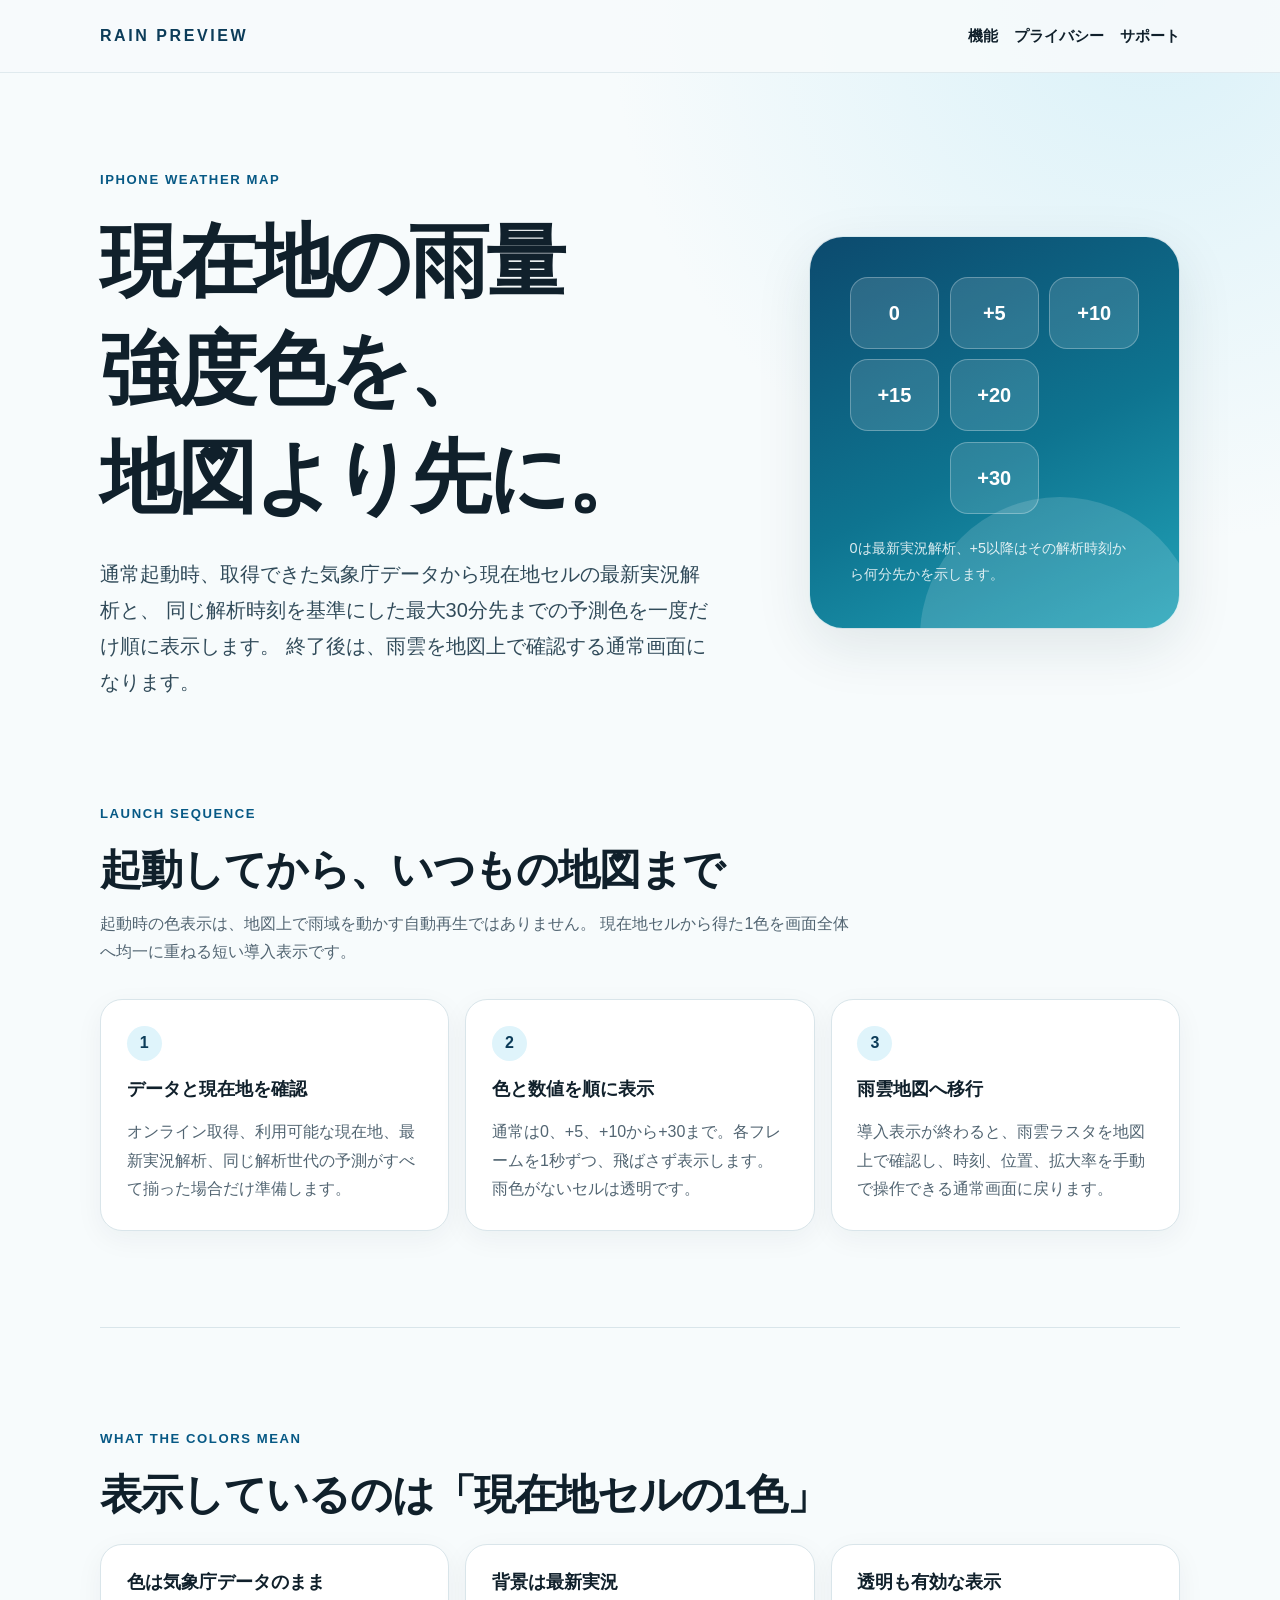
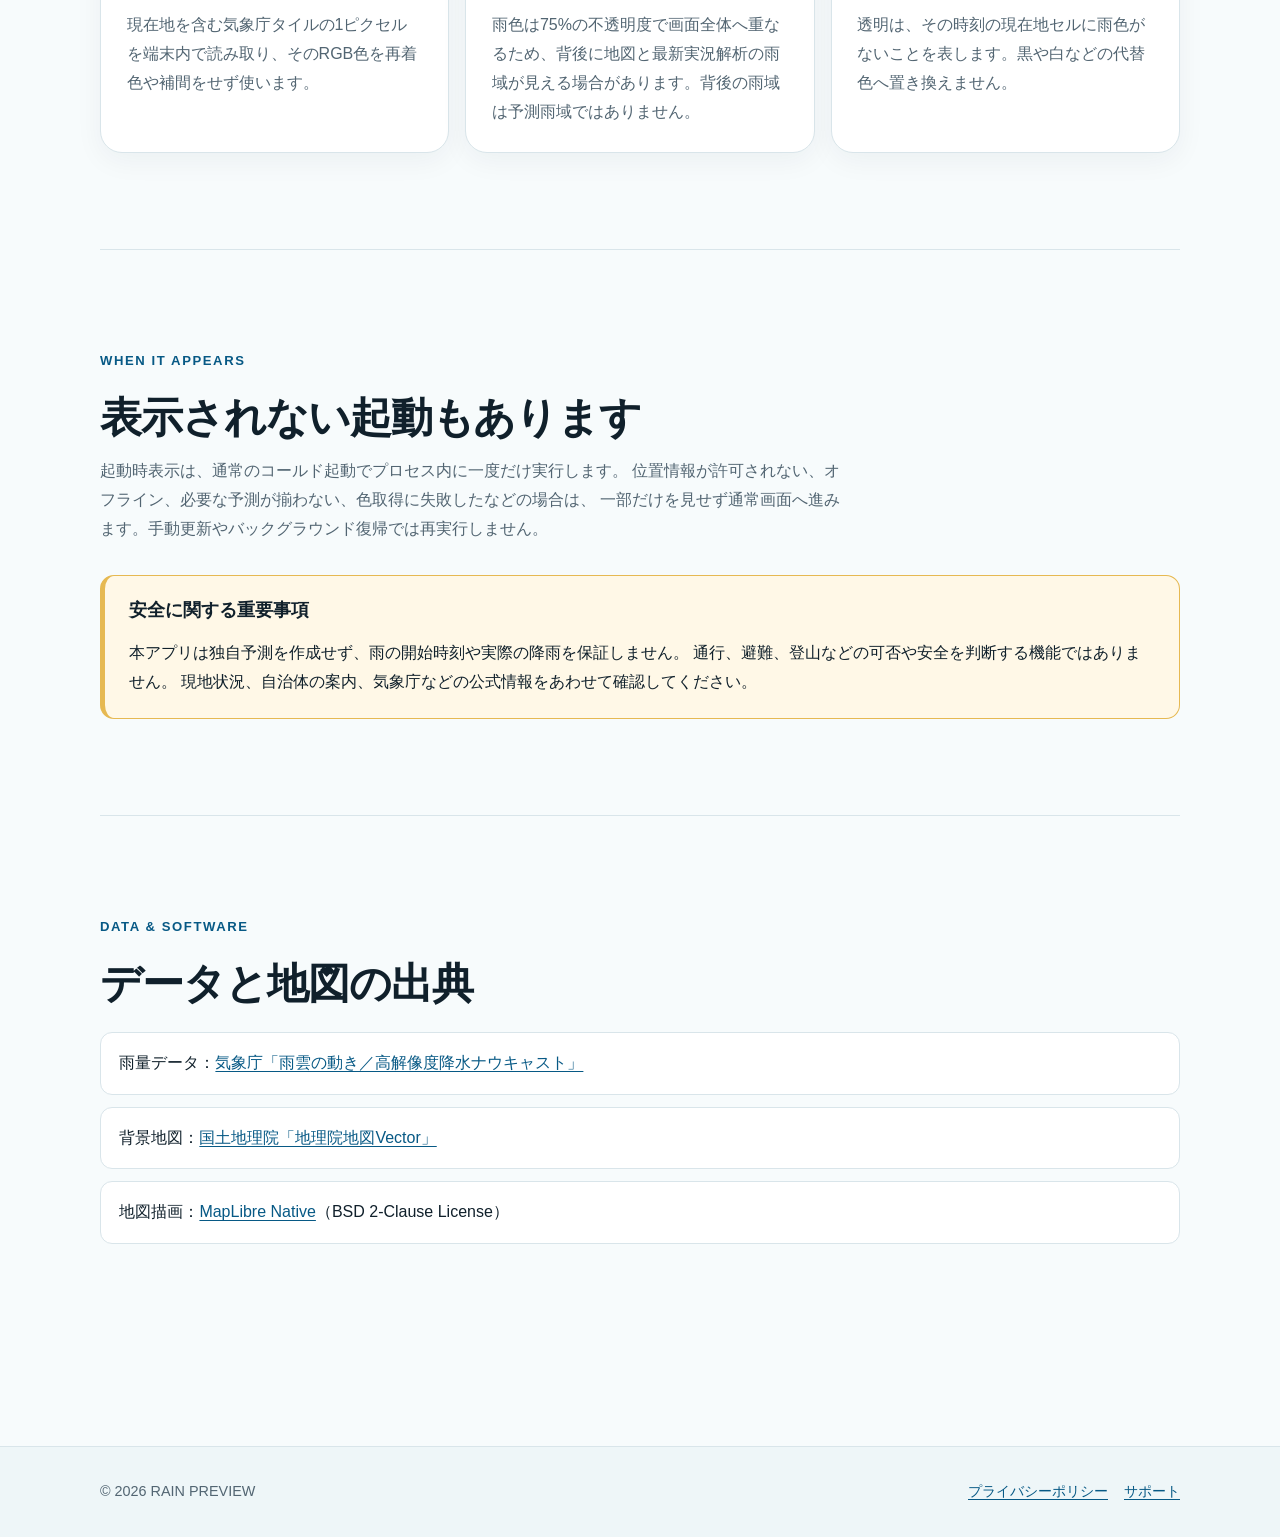
<file: index.html>
<!doctype html>
<html lang="ja">
<head>
  <meta charset="utf-8">
  <meta name="viewport" content="width=device-width, initial-scale=1">
  <meta name="description" content="RAIN PREVIEWは、現在地セルの気象庁雨量強度色と雨雲地図を確認できるiPhoneアプリです。">
  <meta name="theme-color" content="#075985">
  <link rel="canonical" href="https://tenkarars.github.io/rain-preview-pages/">
  <link rel="stylesheet" href="assets/site.css">
  <title>RAIN PREVIEW — 現在地の雨量強度色を先に見る</title>
</head>
<body>
  <a class="skip-link" href="#main">本文へ移動</a>
  <header class="site-header">
    <div class="header-inner">
      <a class="wordmark" href="./" aria-label="RAIN PREVIEW トップ">RAIN PREVIEW</a>
      <nav class="site-nav" aria-label="主要ナビゲーション">
        <a href="#how-it-works">機能</a>
        <a href="privacy/">プライバシー</a>
        <a href="support/">サポート</a>
      </nav>
    </div>
  </header>

  <main id="main" class="page-shell">
    <section class="hero" aria-labelledby="hero-title">
      <div>
        <p class="eyebrow">iPhone weather map</p>
        <h1 id="hero-title">現在地の雨量強度色を、<span class="nowrap">地図より先に。</span></h1>
        <p class="lead">
          通常起動時、取得できた気象庁データから現在地セルの最新実況解析と、
          同じ解析時刻を基準にした最大30分先までの予測色を一度だけ順に表示します。
          終了後は、雨雲を地図上で確認する通常画面になります。
        </p>
      </div>
      <aside class="hero-card" aria-label="起動時表示の時系列例">
        <div class="sequence" aria-hidden="true">
          <span>0</span><span>+5</span><span>+10</span>
          <span>+15</span><span>+20</span><span>+30</span>
        </div>
        <p>0は最新実況解析、+5以降はその解析時刻から何分先かを示します。</p>
      </aside>
    </section>

    <section id="how-it-works" class="section" aria-labelledby="flow-title">
      <p class="eyebrow">Launch sequence</p>
      <h2 id="flow-title">起動してから、いつもの地図まで</h2>
      <p class="section-intro">
        起動時の色表示は、地図上で雨域を動かす自動再生ではありません。
        現在地セルから得た1色を画面全体へ均一に重ねる短い導入表示です。
      </p>
      <div class="card-grid">
        <article class="card">
          <span class="step-number" aria-hidden="true">1</span>
          <h3>データと現在地を確認</h3>
          <p>オンライン取得、利用可能な現在地、最新実況解析、同じ解析世代の予測がすべて揃った場合だけ準備します。</p>
        </article>
        <article class="card">
          <span class="step-number" aria-hidden="true">2</span>
          <h3>色と数値を順に表示</h3>
          <p>通常は0、+5、+10から+30まで。各フレームを1秒ずつ、飛ばさず表示します。雨色がないセルは透明です。</p>
        </article>
        <article class="card">
          <span class="step-number" aria-hidden="true">3</span>
          <h3>雨雲地図へ移行</h3>
          <p>導入表示が終わると、雨雲ラスタを地図上で確認し、時刻、位置、拡大率を手動で操作できる通常画面に戻ります。</p>
        </article>
      </div>
    </section>

    <section class="section" aria-labelledby="display-title">
      <p class="eyebrow">What the colors mean</p>
      <h2 id="display-title">表示しているのは「現在地セルの1色」</h2>
      <div class="card-grid">
        <article class="card">
          <h3>色は気象庁データのまま</h3>
          <p>現在地を含む気象庁タイルの1ピクセルを端末内で読み取り、そのRGB色を再着色や補間をせず使います。</p>
        </article>
        <article class="card">
          <h3>背景は最新実況</h3>
          <p>雨色は75%の不透明度で画面全体へ重なるため、背後に地図と最新実況解析の雨域が見える場合があります。背後の雨域は予測雨域ではありません。</p>
        </article>
        <article class="card">
          <h3>透明も有効な表示</h3>
          <p>透明は、その時刻の現在地セルに雨色がないことを表します。黒や白などの代替色へ置き換えません。</p>
        </article>
      </div>
    </section>

    <section class="section" aria-labelledby="conditions-title">
      <p class="eyebrow">When it appears</p>
      <h2 id="conditions-title">表示されない起動もあります</h2>
      <p class="section-intro">
        起動時表示は、通常のコールド起動でプロセス内に一度だけ実行します。
        位置情報が許可されない、オフライン、必要な予測が揃わない、色取得に失敗したなどの場合は、
        一部だけを見せず通常画面へ進みます。手動更新やバックグラウンド復帰では再実行しません。
      </p>
      <div class="notice">
        <h3>安全に関する重要事項</h3>
        <p>
          本アプリは独自予測を作成せず、雨の開始時刻や実際の降雨を保証しません。
          通行、避難、登山などの可否や安全を判断する機能ではありません。
          現地状況、自治体の案内、気象庁などの公式情報をあわせて確認してください。
        </p>
      </div>
    </section>

    <section class="section" aria-labelledby="sources-title">
      <p class="eyebrow">Data &amp; software</p>
      <h2 id="sources-title">データと地図の出典</h2>
      <ul class="link-list">
        <li>雨量データ：<a href="https://www.jma.go.jp/bosai/nowc/">気象庁「雨雲の動き／高解像度降水ナウキャスト」</a></li>
        <li>背景地図：<a href="https://maps.gsi.go.jp/vector/">国土地理院「地理院地図Vector」</a></li>
        <li>地図描画：<a href="https://maplibre.org/maplibre-native/ios/latest/documentation/maplibre/">MapLibre Native</a>（BSD 2-Clause License）</li>
      </ul>
    </section>
  </main>

  <footer class="site-footer">
    <div class="footer-inner">
      <p>© 2026 RAIN PREVIEW</p>
      <nav class="footer-links" aria-label="フッターナビゲーション">
        <a href="privacy/">プライバシーポリシー</a>
        <a href="support/">サポート</a>
      </nav>
    </div>
  </footer>
</body>
</html>
</file>
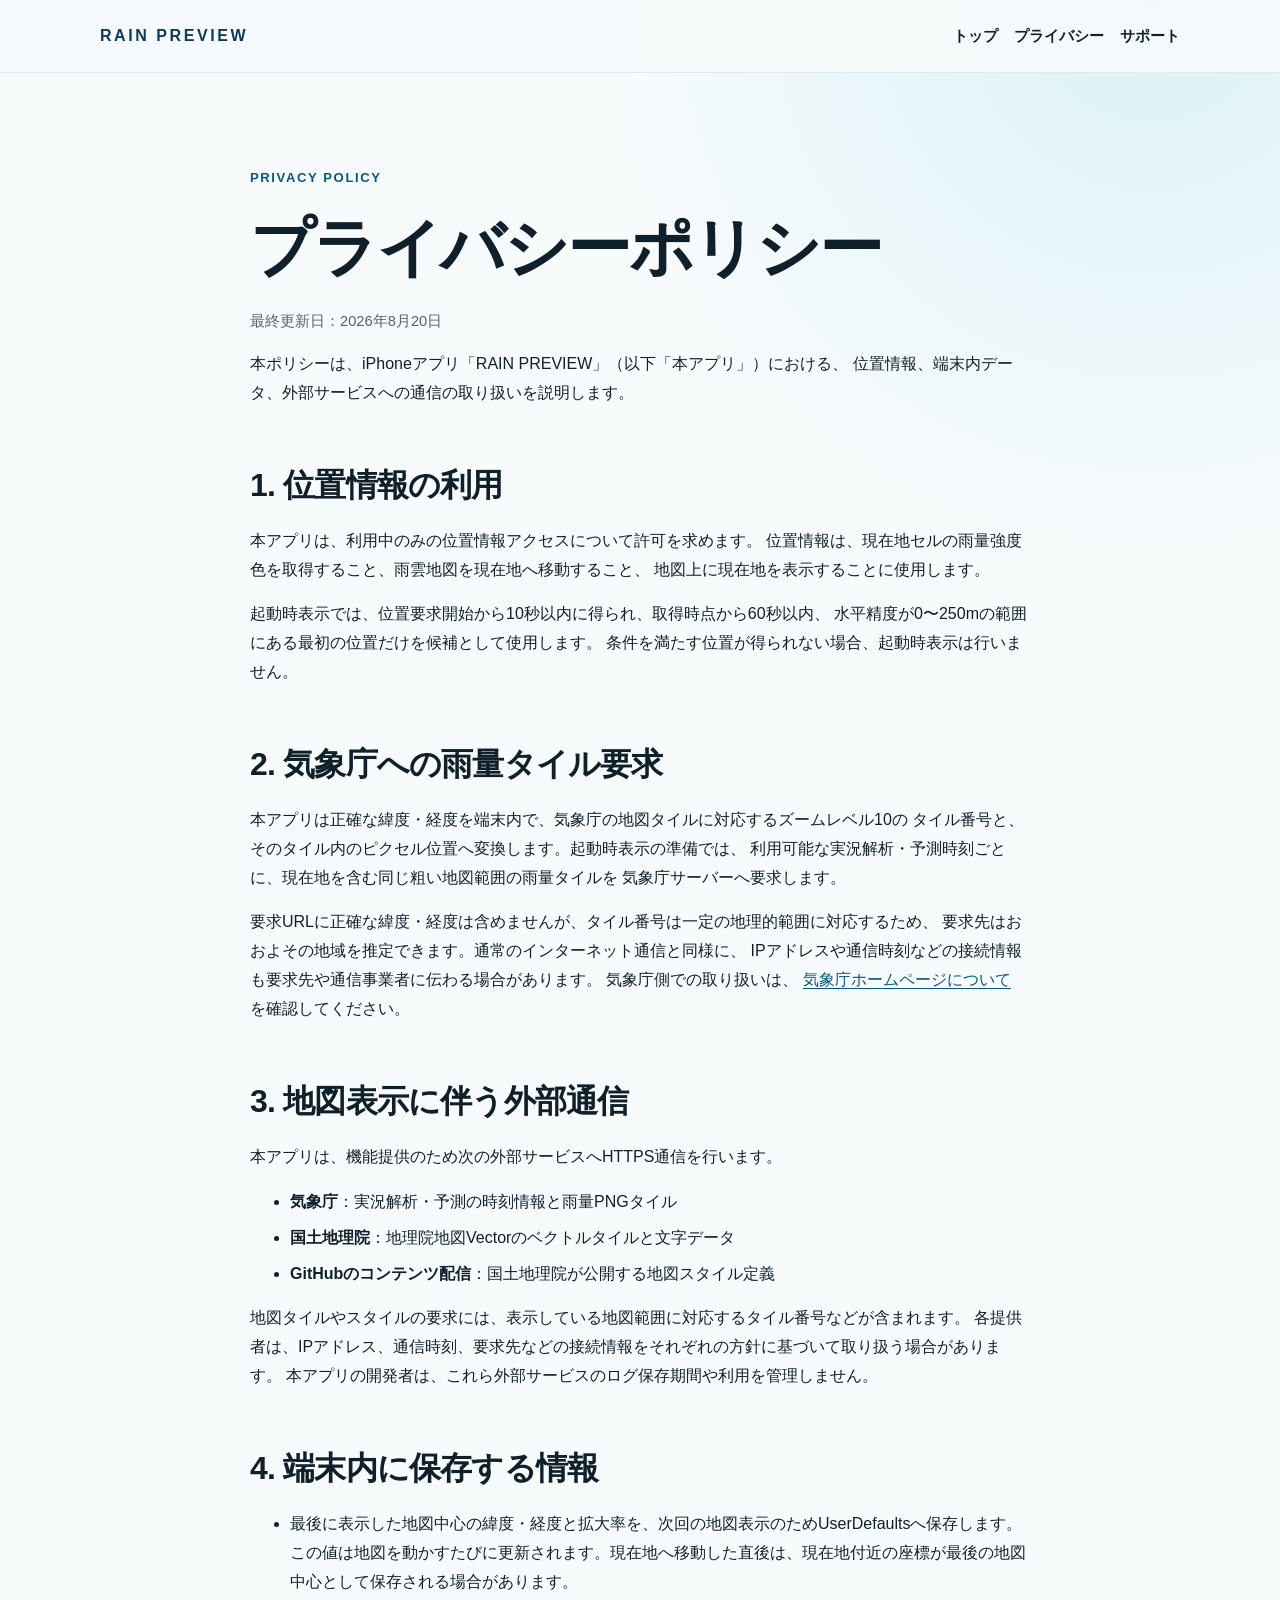
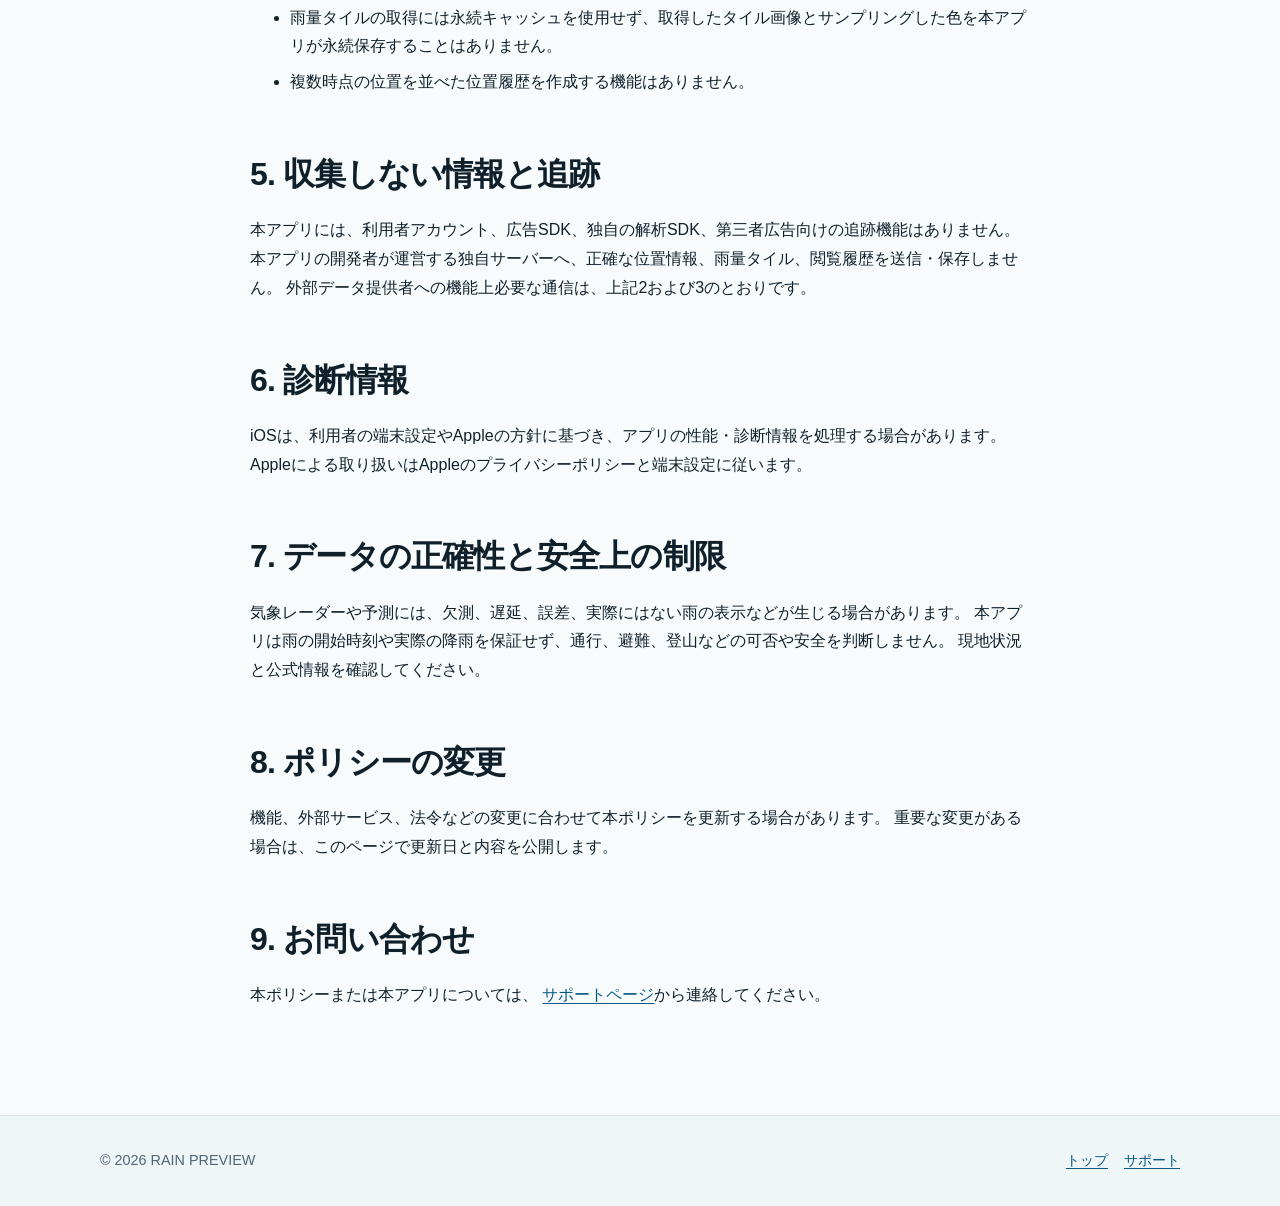
<file: privacy/index.html>
<!doctype html>
<html lang="ja">
<head>
  <meta charset="utf-8">
  <meta name="viewport" content="width=device-width, initial-scale=1">
  <meta name="description" content="RAIN PREVIEWのプライバシーポリシーです。">
  <meta name="theme-color" content="#075985">
  <link rel="canonical" href="https://tenkarars.github.io/rain-preview-pages/privacy/">
  <link rel="stylesheet" href="../assets/site.css">
  <title>プライバシーポリシー — RAIN PREVIEW</title>
</head>
<body>
  <a class="skip-link" href="#main">本文へ移動</a>
  <header class="site-header">
    <div class="header-inner">
      <a class="wordmark" href="../" aria-label="RAIN PREVIEW トップ">RAIN PREVIEW</a>
      <nav class="site-nav" aria-label="主要ナビゲーション">
        <a href="../">トップ</a>
        <a href="./" aria-current="page">プライバシー</a>
        <a href="../support/">サポート</a>
      </nav>
    </div>
  </header>

  <main id="main" class="page-shell prose">
    <p class="eyebrow">Privacy policy</p>
    <h1>プライバシーポリシー</h1>
    <p class="meta">最終更新日：2026年8月20日</p>
    <p>
      本ポリシーは、iPhoneアプリ「RAIN PREVIEW」（以下「本アプリ」）における、
      位置情報、端末内データ、外部サービスへの通信の取り扱いを説明します。
    </p>

    <h2>1. 位置情報の利用</h2>
    <p>
      本アプリは、利用中のみの位置情報アクセスについて許可を求めます。
      位置情報は、現在地セルの雨量強度色を取得すること、雨雲地図を現在地へ移動すること、
      地図上に現在地を表示することに使用します。
    </p>
    <p>
      起動時表示では、位置要求開始から10秒以内に得られ、取得時点から60秒以内、
      水平精度が0〜250mの範囲にある最初の位置だけを候補として使用します。
      条件を満たす位置が得られない場合、起動時表示は行いません。
    </p>

    <h2>2. 気象庁への雨量タイル要求</h2>
    <p>
      本アプリは正確な緯度・経度を端末内で、気象庁の地図タイルに対応するズームレベル10の
      タイル番号と、そのタイル内のピクセル位置へ変換します。起動時表示の準備では、
      利用可能な実況解析・予測時刻ごとに、現在地を含む同じ粗い地図範囲の雨量タイルを
      気象庁サーバーへ要求します。
    </p>
    <p>
      要求URLに正確な緯度・経度は含めませんが、タイル番号は一定の地理的範囲に対応するため、
      要求先はおおよその地域を推定できます。通常のインターネット通信と同様に、
      IPアドレスや通信時刻などの接続情報も要求先や通信事業者に伝わる場合があります。
      気象庁側での取り扱いは、
      <a href="https://www.jma.go.jp/jma/kishou/info/coment.html">気象庁ホームページについて</a>
      を確認してください。
    </p>

    <h2>3. 地図表示に伴う外部通信</h2>
    <p>本アプリは、機能提供のため次の外部サービスへHTTPS通信を行います。</p>
    <ul>
      <li><strong>気象庁</strong>：実況解析・予測の時刻情報と雨量PNGタイル</li>
      <li><strong>国土地理院</strong>：地理院地図Vectorのベクトルタイルと文字データ</li>
      <li><strong>GitHubのコンテンツ配信</strong>：国土地理院が公開する地図スタイル定義</li>
    </ul>
    <p>
      地図タイルやスタイルの要求には、表示している地図範囲に対応するタイル番号などが含まれます。
      各提供者は、IPアドレス、通信時刻、要求先などの接続情報をそれぞれの方針に基づいて取り扱う場合があります。
      本アプリの開発者は、これら外部サービスのログ保存期間や利用を管理しません。
    </p>

    <h2>4. 端末内に保存する情報</h2>
    <ul>
      <li>最後に表示した地図中心の緯度・経度と拡大率を、次回の地図表示のためUserDefaultsへ保存します。この値は地図を動かすたびに更新されます。現在地へ移動した直後は、現在地付近の座標が最後の地図中心として保存される場合があります。</li>
      <li>雨量タイルの取得には永続キャッシュを使用せず、取得したタイル画像とサンプリングした色を本アプリが永続保存することはありません。</li>
      <li>複数時点の位置を並べた位置履歴を作成する機能はありません。</li>
    </ul>

    <h2>5. 収集しない情報と追跡</h2>
    <p>
      本アプリには、利用者アカウント、広告SDK、独自の解析SDK、第三者広告向けの追跡機能はありません。
      本アプリの開発者が運営する独自サーバーへ、正確な位置情報、雨量タイル、閲覧履歴を送信・保存しません。
      外部データ提供者への機能上必要な通信は、上記2および3のとおりです。
    </p>

    <h2>6. 診断情報</h2>
    <p>
      iOSは、利用者の端末設定やAppleの方針に基づき、アプリの性能・診断情報を処理する場合があります。
      Appleによる取り扱いはAppleのプライバシーポリシーと端末設定に従います。
    </p>

    <h2>7. データの正確性と安全上の制限</h2>
    <p>
      気象レーダーや予測には、欠測、遅延、誤差、実際にはない雨の表示などが生じる場合があります。
      本アプリは雨の開始時刻や実際の降雨を保証せず、通行、避難、登山などの可否や安全を判断しません。
      現地状況と公式情報を確認してください。
    </p>

    <h2>8. ポリシーの変更</h2>
    <p>
      機能、外部サービス、法令などの変更に合わせて本ポリシーを更新する場合があります。
      重要な変更がある場合は、このページで更新日と内容を公開します。
    </p>

    <h2>9. お問い合わせ</h2>
    <p>
      本ポリシーまたは本アプリについては、
      <a href="../support/">サポートページ</a>から連絡してください。
    </p>
  </main>

  <footer class="site-footer">
    <div class="footer-inner">
      <p>© 2026 RAIN PREVIEW</p>
      <nav class="footer-links" aria-label="フッターナビゲーション">
        <a href="../">トップ</a>
        <a href="../support/">サポート</a>
      </nav>
    </div>
  </footer>
</body>
</html>
</file>
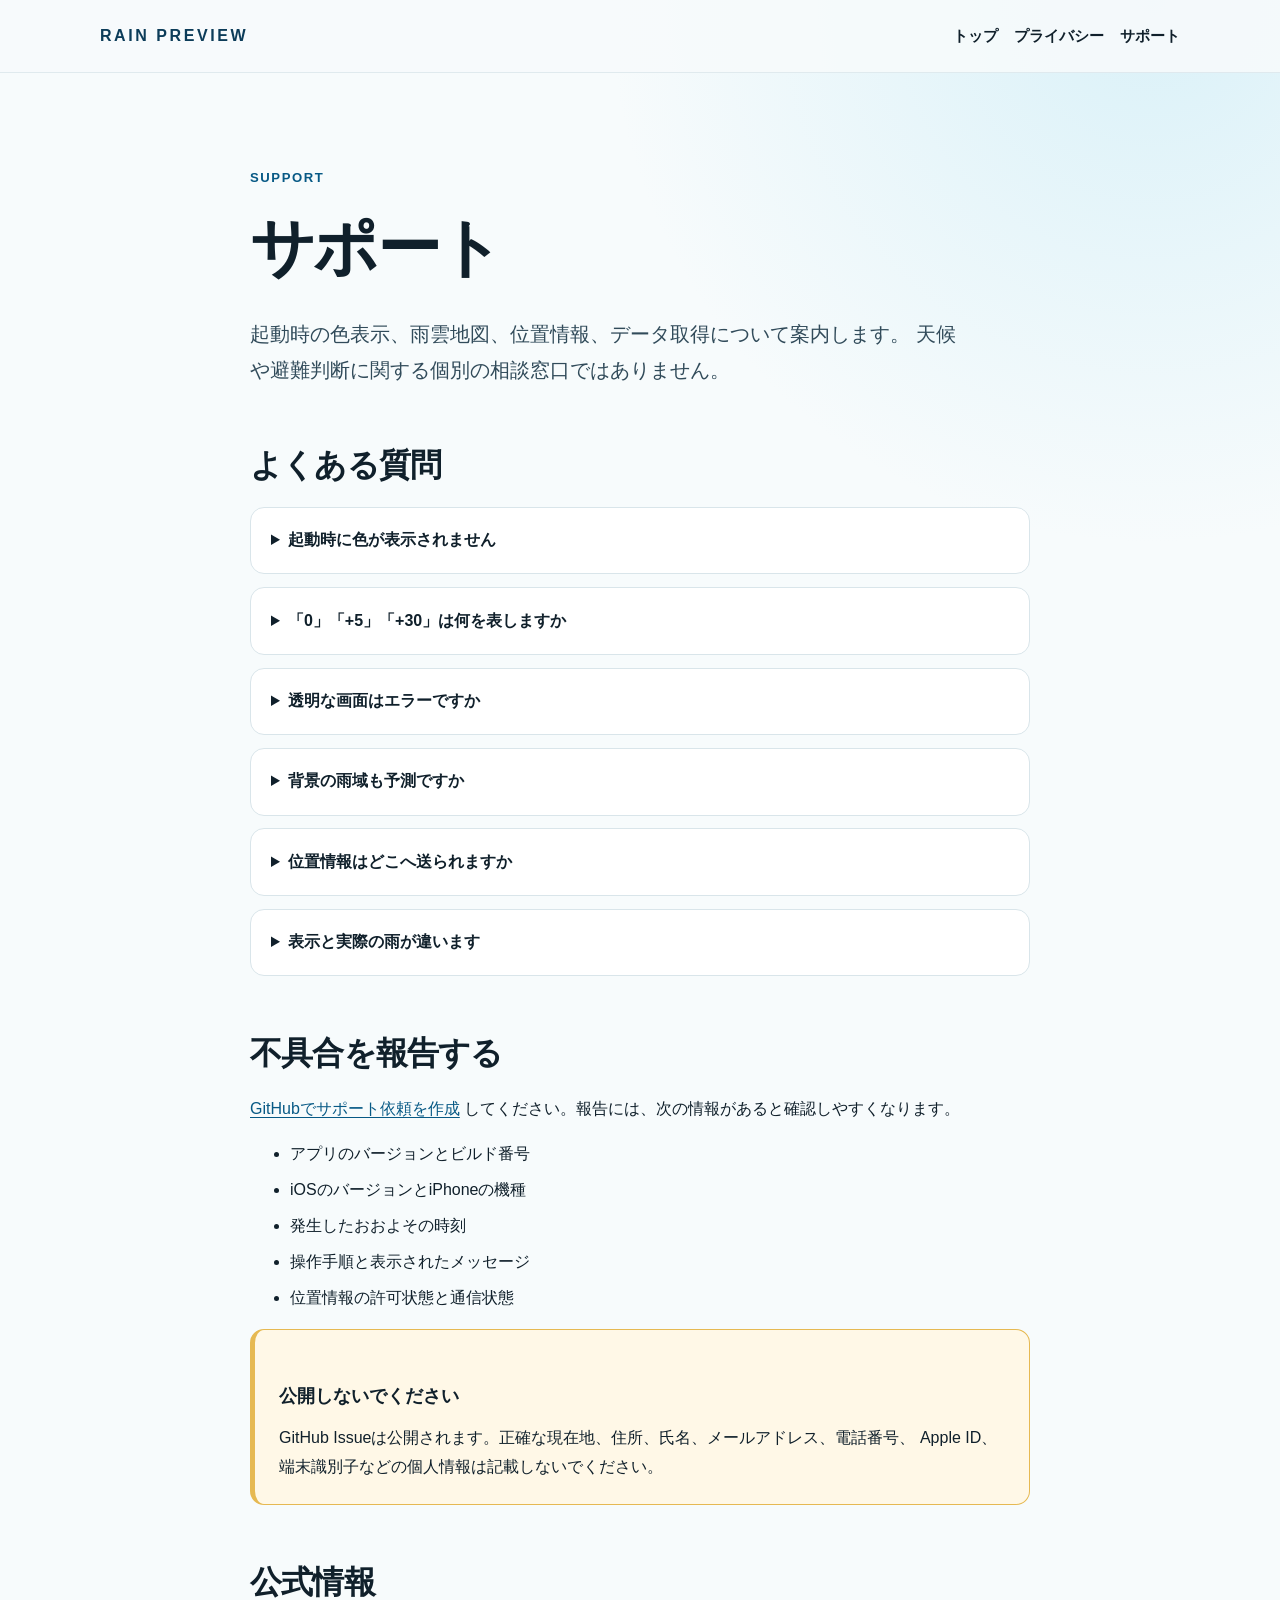
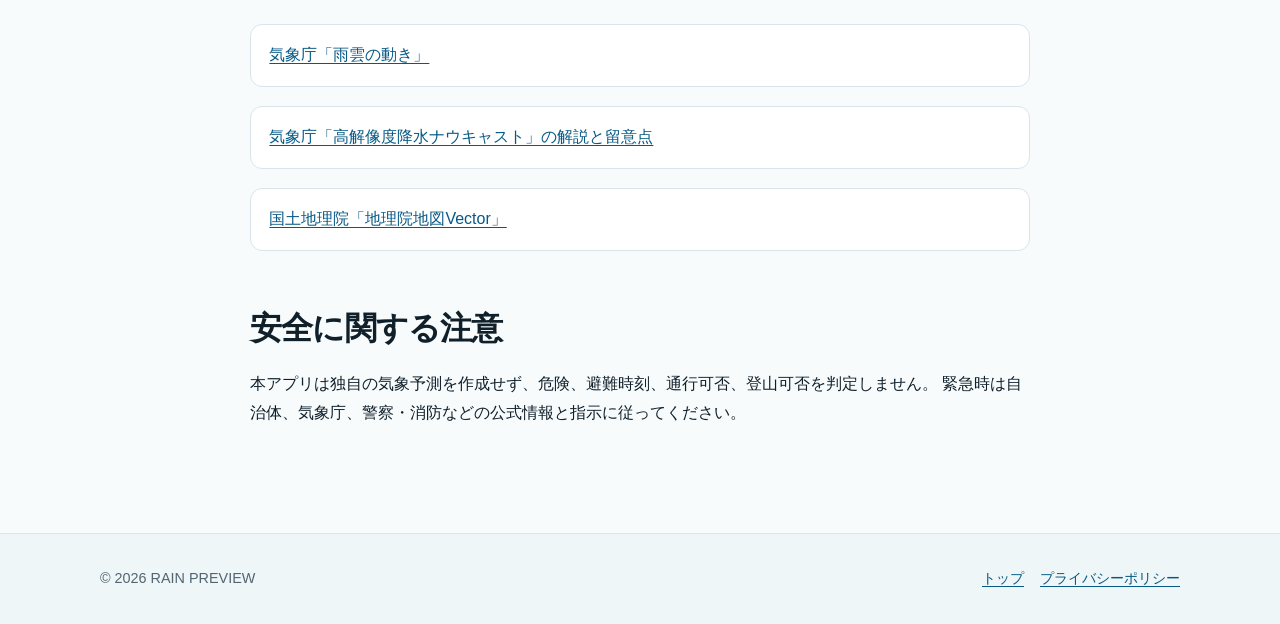
<file: support/index.html>
<!doctype html>
<html lang="ja">
<head>
  <meta charset="utf-8">
  <meta name="viewport" content="width=device-width, initial-scale=1">
  <meta name="description" content="RAIN PREVIEWのサポート、よくある質問、不具合報告窓口です。">
  <meta name="theme-color" content="#075985">
  <link rel="canonical" href="https://tenkarars.github.io/rain-preview-pages/support/">
  <link rel="stylesheet" href="../assets/site.css">
  <title>サポート — RAIN PREVIEW</title>
</head>
<body>
  <a class="skip-link" href="#main">本文へ移動</a>
  <header class="site-header">
    <div class="header-inner">
      <a class="wordmark" href="../" aria-label="RAIN PREVIEW トップ">RAIN PREVIEW</a>
      <nav class="site-nav" aria-label="主要ナビゲーション">
        <a href="../">トップ</a>
        <a href="../privacy/">プライバシー</a>
        <a href="./" aria-current="page">サポート</a>
      </nav>
    </div>
  </header>

  <main id="main" class="page-shell prose">
    <p class="eyebrow">Support</p>
    <h1>サポート</h1>
    <p class="lead">
      起動時の色表示、雨雲地図、位置情報、データ取得について案内します。
      天候や避難判断に関する個別の相談窓口ではありません。
    </p>

    <h2>よくある質問</h2>
    <details>
      <summary>起動時に色が表示されません</summary>
      <p>
        起動時表示は、通常のコールド起動でオンライン取得、利用可能な現在地、最新実況解析、
        同じ解析時刻を基準にした将来予測、全フレームの色取得が成功した場合だけ、プロセス内で一度実行します。
        位置情報拒否、取得タイムアウト、オフライン、予測なし、取得失敗などの場合は、通常画面へ進みます。
      </p>
    </details>
    <details>
      <summary>「0」「+5」「+30」は何を表しますか</summary>
      <p>
        0は取得できた気象庁の最新実況解析です。端末時計の現在時刻と同じとは限りません。
        +5以降は、その実況解析時刻を基準にした何分先の予測かを表します。
        古い予測世代と新しい実況解析は混在させません。
      </p>
    </details>
    <details>
      <summary>透明な画面はエラーですか</summary>
      <p>
        エラーではありません。その時刻の現在地セルに気象庁の雨量強度色がない有効なフレームです。
        背後の地図と最新実況解析の雨域がそのまま見える場合があります。
      </p>
    </details>
    <details>
      <summary>背景の雨域も予測ですか</summary>
      <p>
        いいえ。起動時表示で背景に見える雨域は最新実況解析です。
        予測として切り替わるのは、現在地セルから取得して画面全体へ均一に重ねる雨量強度色と、中央の相対分数です。
        予測雨域を地図上で自動再生しているわけではありません。
      </p>
    </details>
    <details>
      <summary>位置情報はどこへ送られますか</summary>
      <p>
        正確な緯度・経度は端末内で処理します。起動時表示では、位置を粗い地図タイル番号へ変換して、
        現在地を含む雨量タイルを気象庁へ要求します。タイル番号からおおよその地域を推定でき、
        通信先にはIPアドレスなどの接続情報も伝わる場合があります。詳しくは
        <a href="../privacy/">プライバシーポリシー</a>を確認してください。
      </p>
    </details>
    <details>
      <summary>表示と実際の雨が違います</summary>
      <p>
        レーダーの運用状況、電波の反射、地形、データ更新の遅れなどにより、実際の降雨と異なる場合があります。
        本アプリは雨の開始時刻や降雨を保証しません。現地状況と気象庁などの公式情報を確認してください。
      </p>
    </details>

    <h2>不具合を報告する</h2>
    <p>
      <a href="https://github.com/tenkarars/rain-preview-pages/issues/new">GitHubでサポート依頼を作成</a>
      してください。報告には、次の情報があると確認しやすくなります。
    </p>
    <ul>
      <li>アプリのバージョンとビルド番号</li>
      <li>iOSのバージョンとiPhoneの機種</li>
      <li>発生したおおよその時刻</li>
      <li>操作手順と表示されたメッセージ</li>
      <li>位置情報の許可状態と通信状態</li>
    </ul>
    <div class="notice">
      <h3>公開しないでください</h3>
      <p>
        GitHub Issueは公開されます。正確な現在地、住所、氏名、メールアドレス、電話番号、
        Apple ID、端末識別子などの個人情報は記載しないでください。
      </p>
    </div>

    <h2>公式情報</h2>
    <ul class="link-list">
      <li><a href="https://www.jma.go.jp/bosai/nowc/">気象庁「雨雲の動き」</a></li>
      <li><a href="https://www.jma.go.jp/jma/kishou/know/kurashi/highres_nowcast.html">気象庁「高解像度降水ナウキャスト」の解説と留意点</a></li>
      <li><a href="https://maps.gsi.go.jp/vector/">国土地理院「地理院地図Vector」</a></li>
    </ul>

    <h2>安全に関する注意</h2>
    <p>
      本アプリは独自の気象予測を作成せず、危険、避難時刻、通行可否、登山可否を判定しません。
      緊急時は自治体、気象庁、警察・消防などの公式情報と指示に従ってください。
    </p>
  </main>

  <footer class="site-footer">
    <div class="footer-inner">
      <p>© 2026 RAIN PREVIEW</p>
      <nav class="footer-links" aria-label="フッターナビゲーション">
        <a href="../">トップ</a>
        <a href="../privacy/">プライバシーポリシー</a>
      </nav>
    </div>
  </footer>
</body>
</html>
</file>
<file: assets/site.css>
:root {
  color-scheme: light;
  --ink: #10202b;
  --muted: #526572;
  --line: #d9e5ea;
  --paper: #f7fbfc;
  --surface: #ffffff;
  --brand: #075985;
  --brand-deep: #0c3c59;
  --accent: #dff4fb;
  --warning: #fff8e7;
  --warning-line: #e6b952;
  --radius: 22px;
  --shadow: 0 18px 55px rgb(15 45 60 / 10%);
}

* {
  box-sizing: border-box;
}

html {
  scroll-behavior: smooth;
}

body {
  margin: 0;
  background:
    radial-gradient(circle at 90% 0%, rgb(171 225 242 / 38%), transparent 34rem),
    var(--paper);
  color: var(--ink);
  font-family: -apple-system, BlinkMacSystemFont, "Hiragino Sans", "Yu Gothic", sans-serif;
  font-size: 16px;
  line-height: 1.8;
  -webkit-font-smoothing: antialiased;
}

a {
  color: var(--brand);
  text-underline-offset: 0.2em;
}

a:hover {
  text-decoration-thickness: 2px;
}

a:focus-visible,
summary:focus-visible {
  border-radius: 4px;
  outline: 3px solid #f7bf45;
  outline-offset: 3px;
}

.skip-link {
  position: absolute;
  top: -5rem;
  left: 1rem;
  z-index: 10;
  padding: 0.65rem 1rem;
  border-radius: 0 0 8px 8px;
  background: var(--ink);
  color: white;
}

.skip-link:focus {
  top: 0;
}

.site-header {
  border-bottom: 1px solid rgb(217 229 234 / 75%);
  background: rgb(247 251 252 / 88%);
}

.header-inner,
.page-shell,
.footer-inner {
  width: min(1080px, calc(100% - 2rem));
  margin-inline: auto;
}

.header-inner {
  display: flex;
  min-height: 72px;
  align-items: center;
  justify-content: space-between;
  gap: 1.5rem;
}

.wordmark {
  color: var(--brand-deep);
  font-size: 1rem;
  font-weight: 800;
  letter-spacing: 0.16em;
  text-decoration: none;
}

.site-nav {
  display: flex;
  flex-wrap: wrap;
  gap: 1rem;
  justify-content: flex-end;
}

.site-nav a {
  color: var(--ink);
  font-size: 0.93rem;
  font-weight: 700;
  text-decoration: none;
}

.page-shell {
  padding-block: clamp(3rem, 7vw, 7rem);
}

.hero {
  display: grid;
  grid-template-columns: minmax(0, 1.25fr) minmax(280px, 0.75fr);
  align-items: center;
  gap: clamp(2rem, 7vw, 6rem);
  min-height: 540px;
}

.eyebrow {
  display: inline-block;
  margin: 0 0 1rem;
  color: var(--brand);
  font-size: 0.82rem;
  font-weight: 800;
  letter-spacing: 0.12em;
  text-transform: uppercase;
}

h1,
h2,
h3 {
  line-height: 1.35;
  text-wrap: balance;
}

.nowrap {
  white-space: nowrap;
}

h1 {
  max-width: 12em;
  margin: 0;
  font-size: clamp(2.35rem, 7vw, 5rem);
  letter-spacing: -0.04em;
}

h2 {
  margin: 0 0 1.25rem;
  font-size: clamp(1.7rem, 4vw, 2.65rem);
  letter-spacing: -0.025em;
}

h3 {
  margin: 0 0 0.55rem;
  font-size: 1.15rem;
}

.lead {
  max-width: 45rem;
  margin: 1.5rem 0 0;
  color: #314b5a;
  font-size: clamp(1.05rem, 2vw, 1.25rem);
}

.hero-card {
  position: relative;
  overflow: hidden;
  padding: clamp(1.5rem, 4vw, 2.5rem);
  border: 1px solid rgb(255 255 255 / 82%);
  border-radius: 34px;
  background: linear-gradient(155deg, #0c4a6e 0%, #0e7490 55%, #22a3b8 100%);
  box-shadow: var(--shadow);
  color: white;
}

.hero-card::after {
  position: absolute;
  inset: auto -20% -38% 30%;
  width: 280px;
  height: 280px;
  border-radius: 50%;
  background: rgb(255 255 255 / 14%);
  content: "";
}

.sequence {
  position: relative;
  z-index: 1;
  display: grid;
  grid-template-columns: repeat(3, 1fr);
  gap: 0.65rem;
}

.sequence span {
  display: grid;
  min-height: 72px;
  place-items: center;
  border: 1px solid rgb(255 255 255 / 28%);
  border-radius: 18px;
  background: rgb(255 255 255 / 13%);
  font-size: 1.25rem;
  font-variant-numeric: tabular-nums;
  font-weight: 800;
}

.sequence span:last-child {
  grid-column: 2;
}

.hero-card p {
  position: relative;
  z-index: 1;
  margin: 1.4rem 0 0;
  color: rgb(255 255 255 / 86%);
  font-size: 0.9rem;
}

.section {
  padding-block: clamp(3rem, 8vw, 6rem);
}

.section + .section {
  border-top: 1px solid var(--line);
}

.section-intro {
  max-width: 47rem;
  margin: -0.55rem 0 2rem;
  color: var(--muted);
}

.card-grid {
  display: grid;
  grid-template-columns: repeat(3, minmax(0, 1fr));
  gap: 1rem;
}

.card {
  padding: 1.6rem;
  border: 1px solid var(--line);
  border-radius: var(--radius);
  background: var(--surface);
  box-shadow: 0 8px 28px rgb(15 45 60 / 5%);
}

.card p,
.card ul {
  margin-bottom: 0;
  color: var(--muted);
}

.step-number {
  display: inline-grid;
  width: 2.2rem;
  height: 2.2rem;
  margin-bottom: 1rem;
  place-items: center;
  border-radius: 50%;
  background: var(--accent);
  color: var(--brand-deep);
  font-weight: 800;
}

.notice {
  padding: 1.35rem 1.5rem;
  border: 1px solid var(--warning-line);
  border-left-width: 5px;
  border-radius: 14px;
  background: var(--warning);
}

.notice h2,
.notice h3 {
  margin-top: 0;
}

.notice p:last-child {
  margin-bottom: 0;
}

.link-list {
  display: grid;
  gap: 0.75rem;
  padding: 0;
  list-style: none;
}

.link-list li {
  padding: 1rem 1.15rem;
  border: 1px solid var(--line);
  border-radius: 12px;
  background: var(--surface);
}

.prose {
  max-width: 780px;
}

.prose h1 {
  max-width: none;
  margin-bottom: 1rem;
  font-size: clamp(2.2rem, 6vw, 4rem);
}

.prose h2 {
  margin-top: 3.5rem;
  font-size: clamp(1.45rem, 3vw, 2rem);
}

.prose h3 {
  margin-top: 2rem;
}

.prose li + li {
  margin-top: 0.45rem;
}

.meta {
  color: var(--muted);
  font-size: 0.92rem;
}

details {
  padding: 1.15rem 1.25rem;
  border: 1px solid var(--line);
  border-radius: 14px;
  background: var(--surface);
}

details + details {
  margin-top: 0.8rem;
}

summary {
  cursor: pointer;
  font-weight: 800;
}

details p:last-child,
details ul:last-child {
  margin-bottom: 0;
}

.site-footer {
  border-top: 1px solid var(--line);
  background: #eef6f8;
}

.footer-inner {
  display: flex;
  padding-block: 2rem;
  align-items: flex-start;
  justify-content: space-between;
  gap: 2rem;
  color: var(--muted);
  font-size: 0.9rem;
}

.footer-inner p {
  margin: 0;
}

.footer-links {
  display: flex;
  flex-wrap: wrap;
  gap: 1rem;
  justify-content: flex-end;
}

@media (max-width: 760px) {
  .header-inner,
  .footer-inner {
    align-items: flex-start;
    flex-direction: column;
  }

  .site-nav,
  .footer-links {
    justify-content: flex-start;
  }

  .hero {
    grid-template-columns: 1fr;
    min-height: auto;
  }

  .hero-card {
    max-width: 440px;
  }

  .card-grid {
    grid-template-columns: 1fr;
  }
}

@media (prefers-reduced-motion: reduce) {
  html {
    scroll-behavior: auto;
  }
}
</file>
